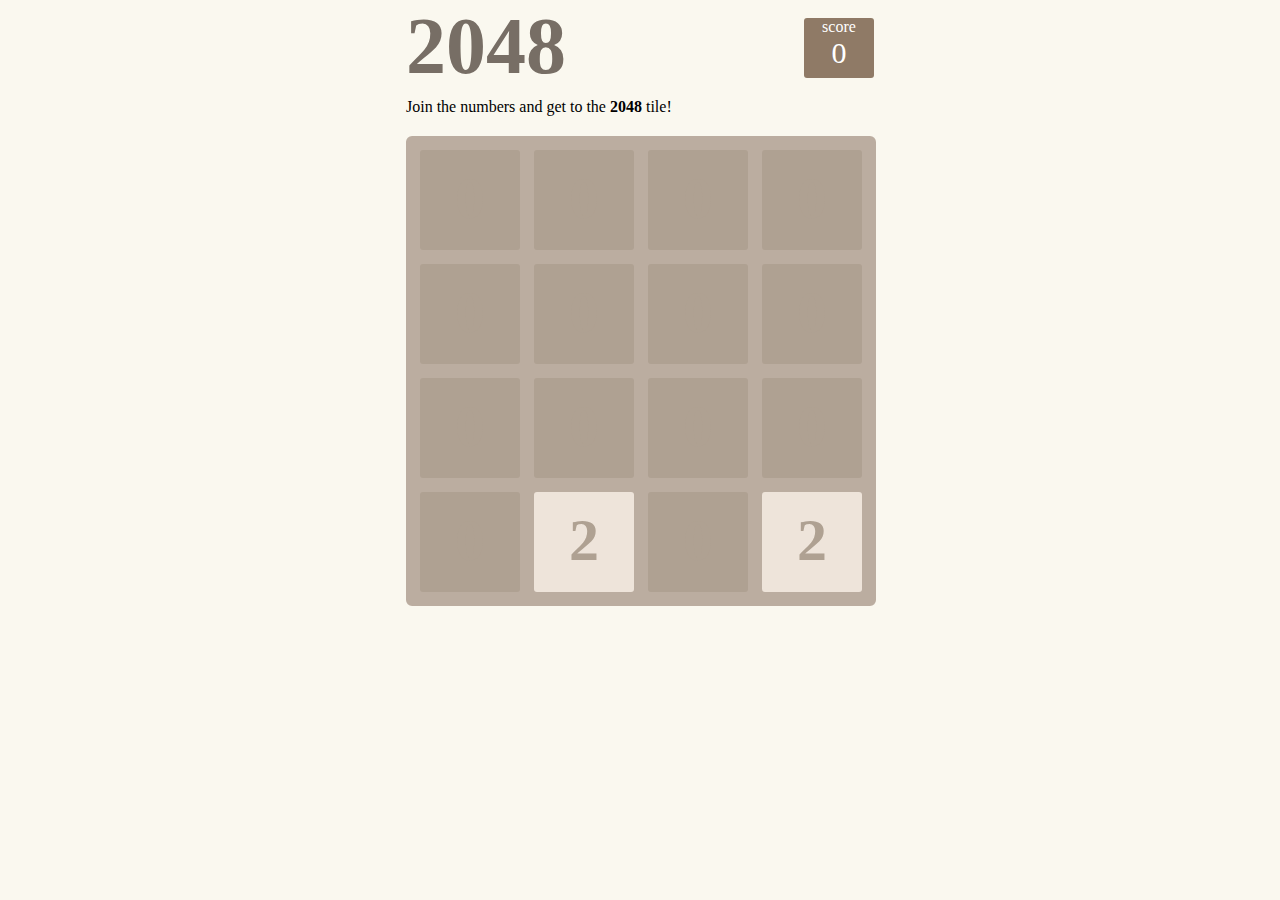
<file: Games/2048-Game/index.html>
<!DOCTYPE html>
<html lang="en" dir="ltr">
  <head>
    <meta charset="utf-8" />
    <title>2048 Game</title>
    <link rel="stylesheet" href="style.css" />
    <script src="script.js" charset="utf-8"></script>
    <link rel="icon" href="../images/KANAplay.jpg" />
  </head>
  <body>
    <div class="container">
      <div class="info">
        <h1>2048</h1>
        <div class="score-container">
          <div class="score-title">score</div>
          <span id="score">0</span>
        </div>
      </div>
      <span id="result">Join the numbers and get to the <b>2048</b> tile!</span>
      <div class="grid"></div>
    </div>
  </body>
</html>
</file>
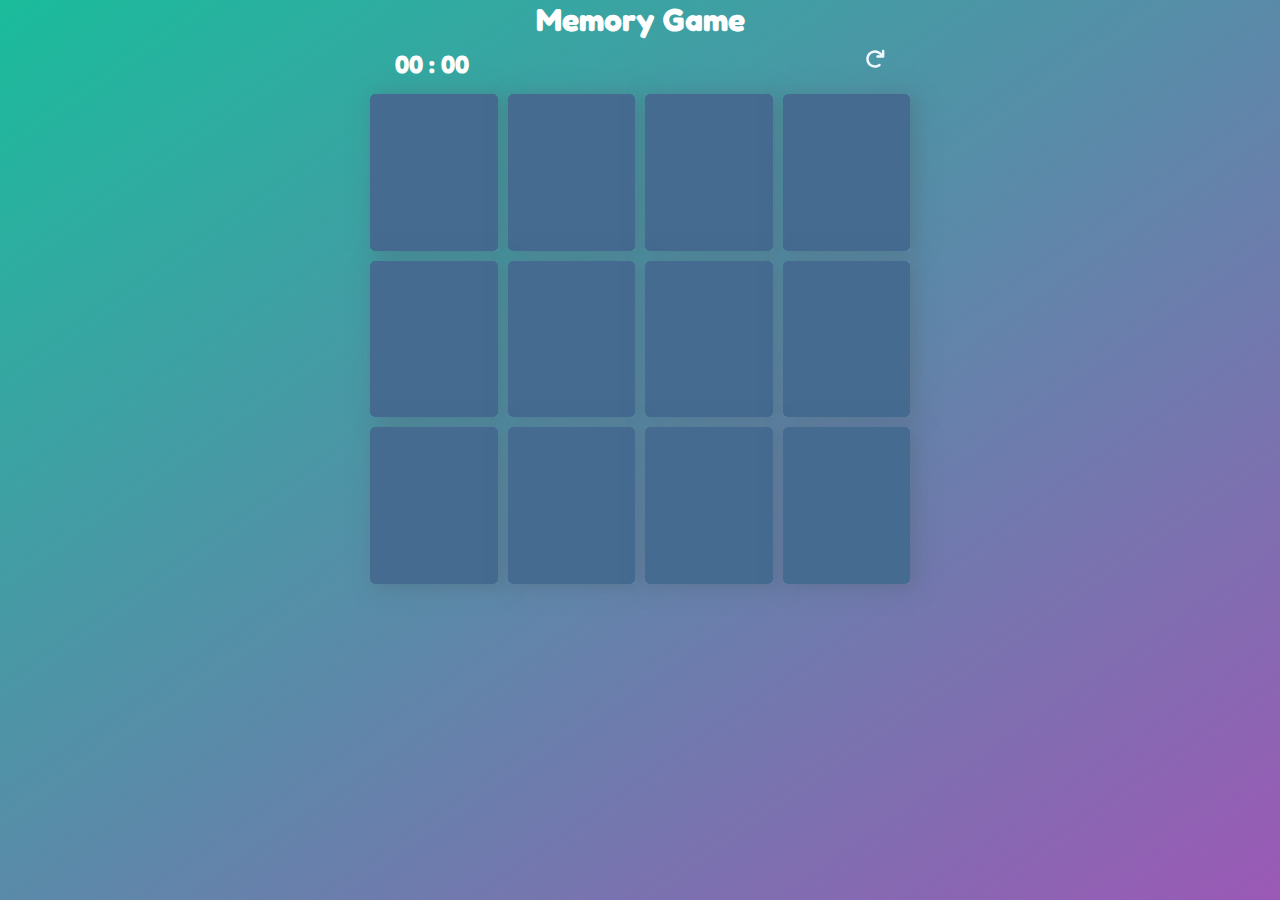
<file: Games/Memory-Card-Game/index.html>
<!DOCTYPE html>
<html lang="en">
<head>
<meta charset="UTF-8">
<meta http-equiv="X-UA-Compatible" content="IE=edge">
<meta name="viewport" content="width=device-width, initial-scale=1.0">
<!-- Google font -->
<link rel="preconnect" href="https://fonts.googleapis.com">
<link rel="preconnect" href="https://fonts.gstatic.com" crossorigin>
<link href="https://fonts.googleapis.com/css2?family=Fredoka:wght@300&display=swap" rel="stylesheet">
<!-- CSS -->
<link rel="stylesheet" href="style.css">
    <title> Memory Game </title>
</head>
<body>   
      <h1>Memory Game</h1> 
        <div class="topTools">            
            <!-- <span class="moves"> Move(s)</span> -->
            <div class="time">
                <span class="minute">00</span>
                <span>:</span>
                <span class="second">00</span>
             </div>                   
            <span class="refresh"><img src="./assets/refresh.svg" alt="refreshImage"></i></span>
        </div> 
    <section class="memory-game">    
        <div class="memory-card" data-id="1"> 
            <img class="front-face" src="./assets/elephant.png" alt="Front image">
            <div class="back-face"></div>
        </div>
        <div class="memory-card" data-id="1">
            <img class="front-face" src="./assets/elephant.png" alt="Front image">
            <div class="back-face"></div>
        </div>
        <div class="memory-card" data-id="2">
            <img class="front-face" src="./assets/giraffe.png" alt="Front image">
            <div class="back-face"></div>
        </div>
        <div class="memory-card" data-id="2">
            <img class="front-face" src="./assets/giraffe.png" alt="Front image">
            <div class="back-face"></div>
        </div>
        <div class="memory-card" data-id="3">
            <img class="front-face" src="./assets/lion.png" alt="Front image">
            <div class="back-face"></div>
        </div>
        <div class="memory-card" data-id="3">
            <img class="front-face" src="./assets/lion.png" alt="Front image">
            <div class="back-face"></div>
        </div>
        <div class="memory-card" data-id="4">
            <img class="front-face" src="./assets/turtle.png" alt="Front image">
            <div class="back-face"></div>
        </div>
        <div class="memory-card" data-id="4">
            <img class="front-face" src="./assets/turtle.png" alt="Front image">
            <div class="back-face"></div>
        </div>
        <div class="memory-card" data-id="5">
            <img class="front-face" src="./assets/whale.png" alt="Front image">
            <div class="back-face"></div>
        </div>
        <div class="memory-card" data-id="5">
            <img class="front-face" src="./assets/whale.png" alt="Front image">
            <div class="back-face"></div>
        </div>
        <div class="memory-card" data-id="6">
            <img class="front-face" src="./assets/zebra.png" alt="Front image">
            <div class="back-face"></div>
        </div>
        <div class="memory-card" data-id="6">
            <img class="front-face" src="./assets/zebra.png" alt="Front image">
            <div class="back-face"></div>
        </div>
    </section>
        <section id="congratsSection" class="hidden">   
        <div id="congratsDiv">
            <img src="./assets/congrats.jpg" alt="congratsImage">
            <p class="final">
                <span id="totalTime"></span>
            </p>
            <br>
            <p>
                <a class="again">Play Again !! </a>
            </p>
        </div>
    </section>
   <script src="app.js"></script>
</body>
</html>
</file>
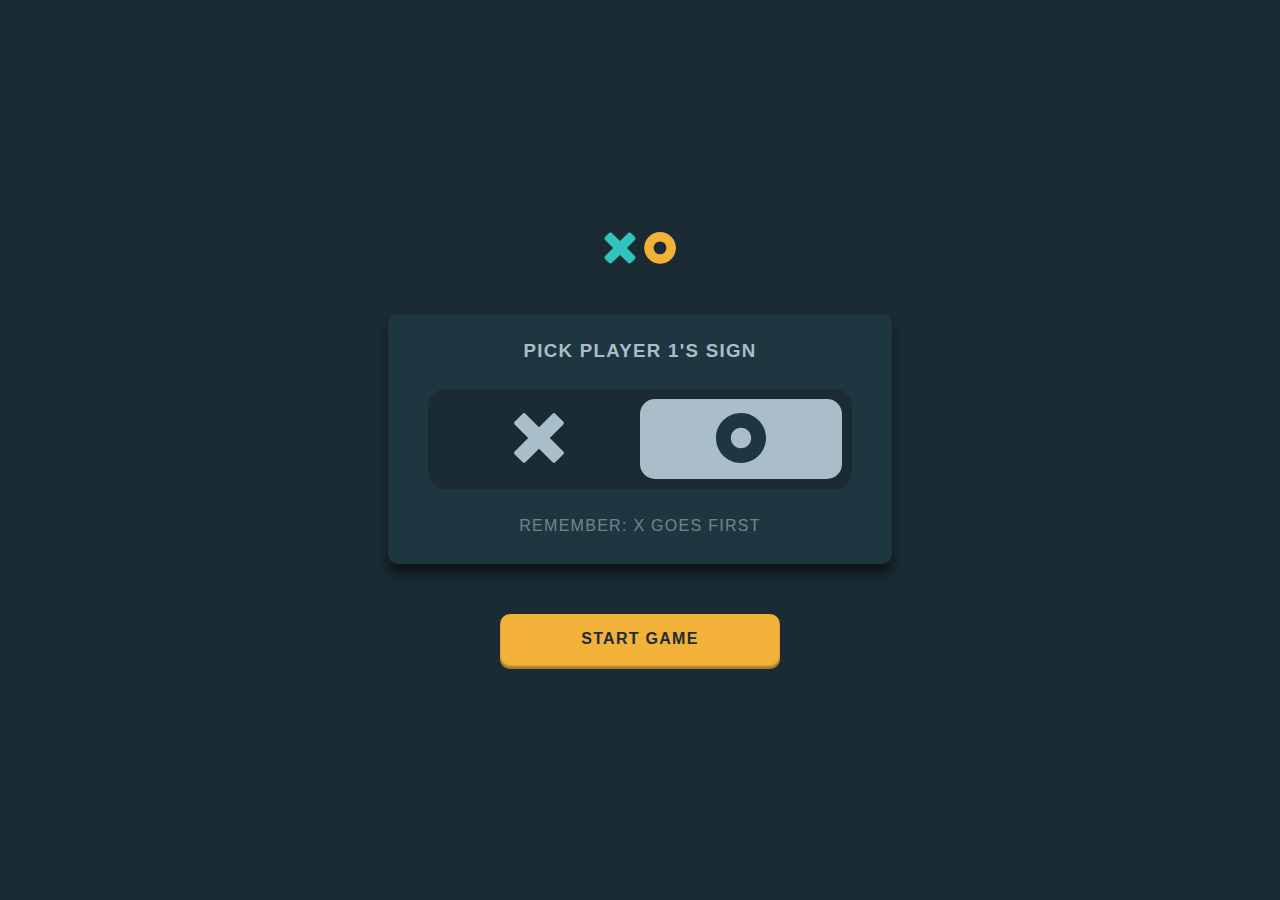
<file: Games/Tic-Tac-Toe/index.html>
<!DOCTYPE html>
<html lang="en">
  <head>
    <meta charset="UTF-8" />
    <meta http-equiv="X-UA-Compatible" content="IE=edge" />
    <meta
      name="description"
      content="Tic Tac Toe - Digitalized Paper and Pen Game."
    />
    <meta
      name="keywords"
      content="akshitsharma, tic-tac-toe, javascript, top, odin project, programming"
    />
    <meta name="author" content="akshitsharma" />
    <meta name="viewport" content="width=device-width, initial-scale=1.0" />
    <meta name="theme-color" content="#1A2B33" />
    <meta name="msapplication-navbutton-color" content="#1A2B33" />
    <meta name="apple-mobile-web-app-capable" content="yes" />
    <meta name="apple-mobile-web-app-status-bar-style" content="#1A2B33" />
    <link
      rel="apple-touch-icon"
      sizes="180x180"
      href="./assets/apple-touch-icon.png"
    />
    <link
      rel="icon"
      type="image/png"
      sizes="32x32"
      href="./assets/favicon-32x32.png"
    />
    <link
      rel="icon"
      type="image/png"
      sizes="16x16"
      href="./assets/favicon-16x16.png"
    />
    <link rel="manifest" href="./assets/site.webmanifest" />
    <link rel="stylesheet" href="./styles.css" />
    <title>Tic Tac Toa</title>
  </head>
  <body>
    <header>
      <h1>Tic Tac Toa</h1>
    </header>

    <main class="disabled">
      <section class="main__upper-section">
        <img src="./assets/logo.svg" alt="x-o game logo" />
        <h2 data-field-turn="" class="main__player-turn-display">
          <section class="main__get-turn-sign"></section>
          Turn
        </h2>
        <div role="button" class="main__restart-btn"></div>
      </section>
      <section class="main__game-board">
        <div class="game-board__field" data-index="0" role="button">
          <div
            class="game-board__state"
            data-field-state=""
            data-field-turn=""
          ></div>
        </div>
        <div class="game-board__field" data-index="1" role="button">
          <div
            class="game-board__state"
            data-field-state=""
            data-field-turn=""
          ></div>
        </div>
        <div class="game-board__field" data-index="2" role="button">
          <div
            class="game-board__state"
            data-field-state=""
            data-field-turn=""
          ></div>
        </div>
        <div class="game-board__field" data-index="3" role="button">
          <div
            class="game-board__state"
            data-field-state=""
            data-field-turn=""
          ></div>
        </div>
        <div class="game-board__field" data-index="4" role="button">
          <div
            class="game-board__state"
            data-field-state=""
            data-field-turn=""
          ></div>
        </div>
        <div class="game-board__field" data-index="5" role="button">
          <div
            class="game-board__state"
            data-field-state=""
            data-field-turn=""
          ></div>
        </div>
        <div class="game-board__field" data-index="6" role="button">
          <div
            class="game-board__state"
            data-field-state=""
            data-field-turn=""
          ></div>
        </div>
        <div class="game-board__field" data-index="7" role="button">
          <div
            class="game-board__state"
            data-field-state=""
            data-field-turn=""
          ></div>
        </div>
        <div class="game-board__field" data-index="8" role="button">
          <div
            class="game-board__state"
            data-field-state=""
            data-field-turn=""
          ></div>
        </div>
      </section>

      <section class="main__summary-section">
        <section class="main__summary">
          <p class="main__display-name">Player X</p>
          <h2 class="main__score-displayer">0</h2>
        </section>
        <section class="main__summary">
          <p class="main__display-name">Ties</p>
          <h2 class="main__score-displayer">0</h2>
        </section>
        <section class="main__summary">
          <p class="main__display-name">Player O</p>
          <h2 class="main__score-displayer">0</h2>
        </section>
      </section>
    </main>

    <section class="game-initializer">
      <img src="./assets/logo.svg" alt="tic tac toe logo" />
      <section class="game-initializer__player-picker">
        <h3 class="game-initializer__heading">Pick Player 1's Sign</h3>
        <section class="game-initializer__sign-selector">
          <label for="select-sign" class="game-initializer--hide-label"
            >Select x sign</label
          >
          <input
            type="radio"
            name="select-sign"
            id="sign-x"
            class="game-initializer__select-x"
          />
          <label for="sign-o" class="game-initializer--hide-label"
            >Select p sign</label
          >
          <input
            type="radio"
            checked
            name="select-sign"
            id="sign-o"
            class="game-initializer__select-o"
          />
          <section
            class="game-initializer__sign game-initializer__sign--x"
          ></section>
          <section
            class="game-initializer__sign game-initializer__sign--o"
          ></section>
        </section>
        <p class="game-initializer__notice">Remember: X Goes First</p>
      </section>
      <div role="button" class="game-initializer__action-btn">Start Game</div>
    </section>

    <section class="result-conveyer disabled">
      <p class="result-conveyer__result">Congratulations !</p>
      <h2 data-field-turn="" class="result-conveyer__brief">
        <section class="result-conveyer__get-winner-sign"></section>
        <section>Takes the Round</section>
      </h2>
      <section class="result-conveyer__action-section">
        <div role="button" class="result-conveyer__reset-btn">Quit</div>
        <div role="button" class="result-conveyer__continue-btn">
          Next Round
        </div>
      </section>
    </section>

    <script src="./script.js" defer></script>
  </body>
</html>
</file>
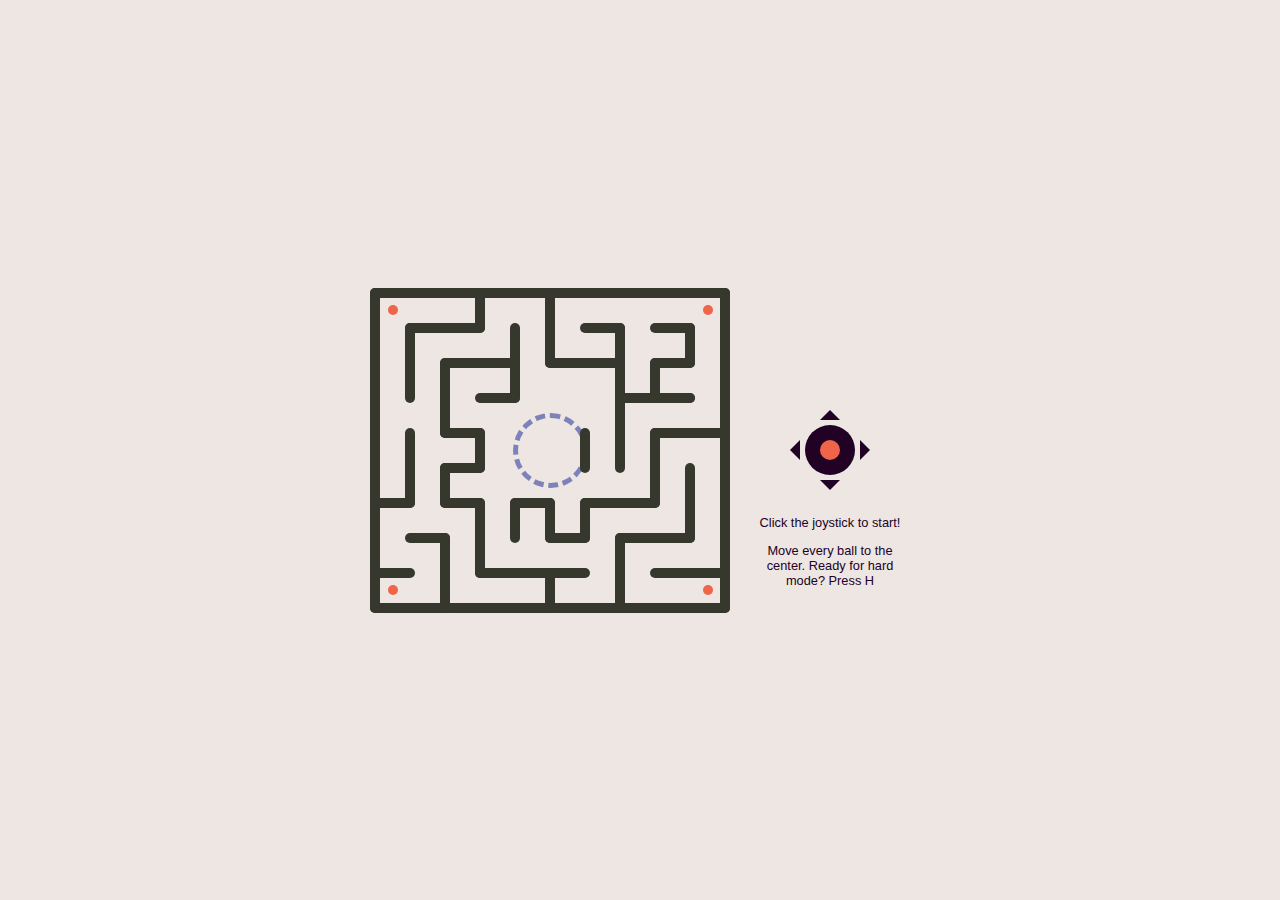
<file: Games/Tilting-Maze-Game/index.html>
<!DOCTYPE html>
<html lang="en">
  <head>
    <title>Tilting Maze game</title>
    <meta charset="UTF-8" />
    <meta name="viewport" content="width=device-width" />
    <link rel="stylesheet" href="style.css" />
    <link rel="icon" href="../images/KANAplay.jpg" />
  </head>
  <body>
    <div id="center">
      <div id="game">
        <div id="maze">
          <div id="end"></div>
        </div>
        <div id="joystick">
          <div class="joystick-arrow"></div>
          <div class="joystick-arrow"></div>
          <div class="joystick-arrow"></div>
          <div class="joystick-arrow"></div>
          <div id="joystick-head"></div>
        </div>
        <div id="note">
          Click the joystick to start!
          <p>Move every ball to the center. Ready for hard mode? Press H</p>
        </div>
      </div>
    </div>
    <script src="script.js"></script>
  </body>
</html>
</file>
<file: Games/2048-Game/style.css>
body {
  background-color: #faf8ef;
  display: flex;
  justify-content: center;
  font-family: "Clear Sans", "Helvetica Neue";
}
h1 {
  font-size: 80px;
  line-height: 0.7;
  color: #776e65;
  margin: 0px;
}
.container {
  width: 468px;
  margin-top: 10px;
}
.info {
  display: flex;
  justify-content: space-between;
  margin-bottom: 20px;
}
.grid {
  display: flex;
  flex-wrap: wrap;
  width: 456px;
  height: 456px;
  background-color: #bbada0;
  border: 7px solid #bbada0;
  border-radius: 6px;
  margin-top: 20px;
}
.grid div {
  width: 100px;
  height: 100px;
  margin: 7px;
  border-radius: 3px;
  background-color: #eee4da;
  color: #afa192;
  font-weight: bold;
  text-align: center;
  font-size: 60px;
  line-height: 1.6;
}
.score-container {
  text-align: center;
  width: 70px;
  height: 60px;
  border-radius: 3px;
  background-color: #8f7a66;
  color: #ffffff;
}
#score {
  font-size: 30px;
}
.score-title {
  font-size: 16px;
}
</file>
<file: Games/Memory-Card-Game/style.css>
* {
  padding: 0;
  margin: 0;
  box-sizing: border-box;
}
body {
  height: 100%;
  width: 100%;
  background: linear-gradient(to top left, #9b59b6, #1abc9c) no-repeat fixed;
  font-family: "Fredoka", sans-serif;
}
h1 {
  color: white;
  text-align: center;
}
.topTools {
  display: flex;
  justify-content: space-evenly;
  margin: 10px 0 10px 0;
}
.topTools .time {
  font-weight: bold;
  font-size: 25px;
  color: white;
}
.topTools img {
  width: 20px;
  height: 20px;
}
/*card container */
.memory-game {
  width: 550px;
  margin: auto;
  height: 500px;
  display: flex;
  flex-wrap: wrap;
  -webkit-perspective: 1000px;
  perspective: 1000px;
}
.memory-card {
  margin: 5px;
  width: calc(25% - 10px);
  height: calc(33.333% - 10px);
  position: relative;
  transform: scale(1);
  -webkit-transform-style: preserve-3d;
  transform-style: preserve-3d;
  transition: transform 0.5s; /* dönme efekti verir*/
  box-shadow: 5px 2px 20px 0 rgba(82, 102, 117, 0.5);
}
.memory-card:hover {
  cursor: pointer;
}
.memory-card:active {
  transform: scale(0.97);
  transition: transform 0.2s;
}
.memory-card.flip {
  -ms-transform: rotateY(180deg);
  -webkit-transform: rotateY(180deg);
  -moz-transform: rotateY(180deg);
  -o-transform: rotateY(180deg);
  transform: rotateY(180deg);
}
.front-face,
.back-face {
  position: absolute;
  height: 100%;
  width: 100%;
  padding: 20px;
  -webkit-backface-visibility: hidden;
  backface-visibility: hidden;
  border-radius: 5px;
}
.back-face {
  background-color: #456b91;
}
.front-face {
  -webkit-transform: rotateY(180deg);
  transform: rotateY(180deg);
  background-color: white;
}
img {
  width: 100px;
}
/*congrats section (gameWon) */
.hidden {
  display: none !important;
}
.show {
  display: block;
}
#congratsSection {
  position: fixed;
  display: flex;
  justify-content: center;
  align-items: center;
  background: rgba(0, 0, 0, 0.5);
  width: 100%;
  height: 100vh;
  top: 0;
  left: 0;
}
#congratsDiv {
  width: 300px;
  background: white;
  color: #6186aa;
  padding: 20px 0 40px;
  display: flex;
  justify-content: center;
  align-items: center;
  flex-direction: column;
  border-radius: 5px;
}
.final {
  font-weight: bold;
  font-size: 20px;
  letter-spacing: 2px;
  margin: auto;
  padding: 10px 20px;
}
.again {
  font-size: 20px;
  font-weight: bold;
  color: #6186aa;
  text-decoration: none;
  margin: auto;
  padding: 10px 20px;
  width: 160px;
  border: solid 1px;
  border-radius: 5px;
}
.again:hover {
  background: #6186aa;
  background-image: linear-gradient(to top left, #9b59b6, #1abc9c);
  background-size: 250%;
  color: white;
  cursor: pointer;
}
/*responsive*/
@media only screen and (max-width: 768px) {
  h1 {
    margin-top: 100px;
    font-size: 22px;
  }
  .topTools {
    margin: 20px 0 20px 0;
  }
  .topTools .time {
    font-weight: thin;
    font-size: 18px;
  }
  .topTools img {
    width: 17px;
    height: 17px;
  }
  .memory-game {
    width: 350px;
    height: 450px;
  }
  .memory-card {
    margin: 5px;
    width: calc(33.333% - 10px);
    height: calc(25% - 10px);
  }
}
</file>
<file: Games/Tic-Tac-Toe/styles.css>
:root {
  --primary: #1a2b33;
  --secondary: #1e3640;
  --grey: #a9bec8;
  --dark-cyan: #34c3be;
  --lighten-yellow: #f2b138;
}
* {
  margin: 0;
  padding: 0;
}
[role='button'],    
textarea,  /* Disables selection highlighting upon elements on Mobile devices */
input,
select, 
a {
  -webkit-tap-highlight-color: transparent;
  -webkit-user-select: none;
  -khtml-user-select: none;
  -moz-user-select: none;
  -ms-user-select: none;
  user-select: none;
}
.disabled {
  /* Used to hide dom elements via Javascript at certain events */
  display: none !important;
}
html {
  /* Ensuring the device height */
  height: 100%;
}
body {
  font-family: "Outfit", sans-serif;
  text-transform: uppercase;
  height: 100vh;
  display: grid;
  place-items: center;
  letter-spacing: 0.08em;
  background: var(--primary);
  color: var(--primary);
}
header {
  position: fixed;
  width: 100%;
  height: 4rem;
  top: 0;
  display: grid;
  place-items: center;
  background: white;
  display: none;
}
main {
  display: grid;
  place-items: center;
  padding: 10px;
  border-radius: 10px;
  width: 100%;
}
.main__upper-section {
  position: fixed;
  top: 0.5em;
  width: 100%;
  height: max-content;
  padding: 10px;
  display: flex;
  justify-content: space-around;
  gap: 1em;
  align-items: center;
}
.main__restart-btn {
  width: 50px;
  height: 50px;
  background: url(./assets/icon-restart.svg), var(--grey);
  background-repeat: no-repeat;
  background-position: center, center;
  background-size: 50%, 100%;
  border-radius: 10px;
  box-shadow: 0 -5px 0px rgba(0, 0, 0, 0.3);
}
.main__restart-btn {
  color: #f7f7f7;
}
.main__player-turn-display {
  display: flex;
  justify-content: center;
  align-items: center;
  background: #1e3640;
  gap: 10px;
  font-size: 1.2rem;
  padding: 10px 25px;
  box-shadow: 0 10px 10px rgba(0, 0, 0, 0.3);
  border-radius: 10%;
  color: var(--grey);
}
[data-field-turn="turn-x"] .main__get-turn-sign {
  background-image: url(./assets/icon-x-gray.svg);
}
[data-field-turn="turn-o"] .main__get-turn-sign {
  background-image: url(./assets/icon-o-gray.svg);
}
.main__get-turn-sign,
.result-conveyer__get-winner-sign {
  width: 20px;
  height: 20px;
  background-size: 100%;
  background-repeat: no-repeat;
  background-position: center;
}
.main__seperator,
span {
  width: 100%;
  height: 1px;
  background: rgba(0, 0, 0, 0.5);
}
.main__game-board {
  width: 310px;
  min-height: 310px;
  display: grid;
  grid-template-columns: repeat(3, 1fr);
  grid-template-rows: repeat(3, 1fr);
  overflow: hidden;
  gap: 20px;
  padding: 20px 5px;
}
.game-board__field {
  color: var(--woody-brown);
  background: #1e3640;
  border-radius: 5px;
  font-weight: 700;
  display: grid;
  place-items: center;
  font-size: 3.5rem;
  outline: 2px solid var(--opac-black);
  outline: 2px solid rgba(255, 255, 255, 0.2);
  transition: all 0.5s ease;
  box-shadow: 0 10px 10px rgba(0, 0, 0, 0.5);
}
.game-board__state {
  width: 100%;
  height: 100%;
  background-size: 60%;
  background-repeat: no-repeat;
  background-position: center;
  transition: all 0.5s ease;
}
.main__summary-section {
  display: grid;
  width: 100%;
  gap: 15px;
  grid-template-columns: 1fr 1fr 1fr;
  margin-top: 50px;
  width: 90%;
}
.main__summary {
  border-radius: 10px;
  display: grid;
  place-items: center;
  padding: 10px 20px;
}
.main__summary:first-child {
  background: var(--dark-cyan);
}
.main__summary:nth-child(2) {
  background: var(--grey);
}
.main__summary:nth-child(3) {
  background: var(--lighten-yellow);
}
.main__display-name {
  font-size: 0.65rem;
}
.game-board__field [data-field-turn] {
  transition: all 0.5s ease;
}
.game-board__field [data-field-turn="turn-x"]:hover {
  background-image: url(./assets/icon-x-outline.svg);
}
.game-board__field [data-field-turn="turn-o"]:hover {
  background-image: url(./assets/icon-o-outline.svg);
}
[data-field-state="set-x"] {
  background-image: url(./assets/icon-x.svg) !important;
}
[data-field-state="set-o"] {
  background-image: url(./assets/icon-o.svg) !important;
}
.game-board--field-won-x {
  background: var(--dark-cyan);
}
.game-board--field-won-o {
  background: var(--lighten-yellow);
}
.game-board--field-won-x > [data-field-state="set-x"] {
  background-image: url(./assets/icon-x-transparent.svg) !important;
}
.game-board--field-won-o > [data-field-state="set-o"] {
  background-image: url(./assets/icon-o-transparent.svg) !important;
}
.game-initializer {
  height: 100vh;
  width: 100vw;
  display: grid;
  align-content: center;
  justify-items: center;
  gap: 50px;
}
.game-initializer__player-picker {
  background: var(--secondary);
  height: 250px;
  width: 90%;
  border-radius: 10px;
  box-shadow: 0 10px 10px rgba(0, 0, 0, 0.5);
  display: grid;
  grid-template-rows: 75px 1fr 75px;
  place-items: center;
  color: var(--grey);
  font-size: 1rem;
}
.game-initializer__notice {
  color: rgba(255, 255, 255, 0.4);
}
.game-initializer__sign-selector {
  display: grid;
  width: 80%;
  height: 80%;
  grid-template-columns: 1fr 1fr;
  border-radius: 18px;
  overflow: hidden;
  background: #1a2b33;
  position: relative;
  padding: 10px;
}
.game-initializer--hide-label {
  border: 0;
  clip-path: rect(1px 1px 1px 1px); /* IE6, IE7 */
  clip-path: rect(1px, 1px, 1px, 1px);
  height: 1px;
  margin: -1px;
  overflow: hidden;
  padding: 0;
  position: absolute;
  width: 1px;
}
[class*="game-initializer__select"] {
  -webkit-appearance: none;
  -moz-appearance: none;
  appearance: none;
  outline: none;
  transition-duration: 0.3s;
  cursor: pointer;
  position: absolute;
  width: 50%;
  height: 100%;
}
[class*="game-initializer__select"]:first-of-type {
  left: 0;
}
[class*="game-initializer__select"]:last-of-type {
  right: 0;
}
.game-initializer__sign--x {
  background: url(./assets/icon-x-gray.svg), #1a2b33;
}
.game-initializer__sign--o {
  background: url(./assets/icon-o-gray.svg), #1a2b33;
}
[class*="game-initializer__select"]:first-of-type:checked
  ~ .game-initializer__sign--x {
  background: url(./assets/icon-x-transparent.svg), var(--grey);
}
[class*="game-initializer__select"]:last-of-type:checked
  ~ .game-initializer__sign--o {
  background: url(./assets/icon-o-transparent.svg), var(--grey);
}
.game-initializer__sign,
[class*="game-initializer__select"]:last-of-type:checked
  ~ .game-initializer__sign {
  background-position: center, 100% !important;
  background-repeat: no-repeat, no-repeat !important;
  background-size: 25%, 100% !important;
  border-radius: 15px;
  overflow: hidden;
  transition: 0.5s ease;
}
.game-initializer__action-btn,
.result-conveyer__reset-btn,
.result-conveyer__continue-btn {
  height: 50px;
  padding-bottom: 5px;
  display: grid;
  place-items: center;
  border-radius: 10px;

  font-weight: 700;
  box-shadow: inset 0 -3px 2px rgba(0, 0, 0, 0.3);
}
.game-initializer__action-btn {
  background: var(--lighten-yellow);
  width: 80%;
}
.result-conveyer__action-section {
  display: flex;
  justify-content: center;
  align-items: center;
  gap: 1em;
  width: 100%;
}
.result-conveyer__reset-btn {
  width: 25%;
  background: var(--grey);
}
.result-conveyer__continue-btn {
  width: 40%;
  background: var(--lighten-yellow);
}
[role="button"] {
  transition: all 0.3s ease;
}
[class*="clicked"] {
  transform: scale(0.95) translateY(5px);
  box-shadow: 0 0 0, inset 0 2px 10px rgba(0, 0, 0, 0.4);
  filter: brightness(1.2);
}
.result-conveyer {
  position: fixed;
  background: var(--secondary);
  height: max-content;
  text-align: center;
  width: 100%;
  padding: 40px 0;
  box-shadow: 0 0 0 100vh rgba(0, 0, 0, 0.3);
  display: grid;
  place-items: center;
  gap: 20px;
}
.result-conveyer__result,
.greyish-text {
  color: var(--grey);
}
.greyish-text {
  font-size: 2rem;
}
.result-conveyer__brief {
  display: flex;
  justify-content: center;
  align-items: center;
  gap: 10px;
  height: 50px;
  margin-bottom: 10px;
}
.result-conveyer__get-winner-sign {
  width: 40px;
  height: 40px;
}
[data-field-turn="turn-x"] .result-conveyer__get-winner-sign {
  background-image: url(./assets/icon-x.svg);
}
[data-field-turn="turn-o"] .result-conveyer__get-winner-sign {
  background-image: url(./assets/icon-o.svg);
}
[data-field-turn=""] .result-conveyer__get-winner-sign {
  display: none;
}
.result-conveyer__brief {
  color: var(--dark-cyan);
}
@media (min-width: 37.5em) {
  /*  For Tablets  */
  main {
    gap: 2em;
  }
  .main__game-board {
    width: 450px;
    min-height: 450px;
    gap: 1.7em;
    margin-top: 50px;
  }
  .main__summary-section {
    width: 60%;
  }
  .main__upper-section {
    top: 2em;
  }
  .main__display-name {
    font-size: 0.8rem;
  }
  .game-initializer {
    width: 35em;
  }
  .game-initializer__action-btn {
    width: 50%;
  }
}
@media (min-width: 56.25em) {
  /*  For Desktops  */
  main {
    gap: 0;
    width: 70%;
    margin-top: 5em;
  }
  .main__upper-section {
    justify-content: space-evenly;
    gap: 0;
  }
  .main__game-board {
    width: 350px;
    min-height: 350px;
    gap: 1.7em;
    margin-top: 0px;
  }
  .result-conveyer__action-section {
    width: 45%;
  }
}
</file>
<file: Games/Tilting-Maze-Game/style.css>
body {
  --background-color: #ede6e3;
  --wall-color: #36382e;
  --joystick-color: #210124;
  --joystick-head-color: #f06449;
  --ball-color: #f06449;
  --end-color: #7d82b8;
  --text-color: #210124;
  font-family: "Segoe UI", Tahoma, Geneva, Verdana, sans-serif;
  background-color: var(--background-color);
}
html,
body {
  height: 100%;
  margin: 0;
}
#center {
  display: flex;
  align-items: center;
  justify-content: center;
  height: 100%;
}
#game {
  display: grid;
  grid-template-columns: auto 150px;
  grid-template-rows: 1fr auto 1fr;
  gap: 30px;
  perspective: 600px;
}
#maze {
  position: relative;
  grid-row: 1 / -1;
  grid-column: 1;
  width: 350px;
  height: 315px;
  display: flex;
  justify-content: center;
  align-items: center;
}
#end {
  width: 65px;
  height: 65px;
  border: 5px dashed var(--end-color);
  border-radius: 50%;
}
#joystick {
  position: relative;
  background-color: var(--joystick-color);
  border-radius: 50%;
  width: 50px;
  height: 50px;
  display: flex;
  align-items: center;
  justify-content: center;
  margin: 10px 50px;
  grid-row: 2;
}
#joystick-head {
  position: relative;
  background-color: var(--joystick-head-color);
  border-radius: 50%;
  width: 20px;
  height: 20px;
  cursor: grab;
  animation-name: glow;
  animation-duration: 0.6s;
  animation-iteration-count: infinite;
  animation-direction: alternate;
  animation-timing-function: ease-in-out;
  animation-delay: 4s;
}
@keyframes glow {
  0% {
    transform: scale(1);
  }
  100% {
    transform: scale(1.2);
  }
}
.joystick-arrow:nth-of-type(1) {
  position: absolute;
  bottom: 55px;
  width: 0;
  height: 0;
  border-left: 10px solid transparent;
  border-right: 10px solid transparent;
  border-bottom: 10px solid var(--joystick-color);
}
.joystick-arrow:nth-of-type(2) {
  position: absolute;
  top: 55px;
  width: 0;
  height: 0;
  border-left: 10px solid transparent;
  border-right: 10px solid transparent;
  border-top: 10px solid var(--joystick-color);
}
.joystick-arrow:nth-of-type(3) {
  position: absolute;
  left: 55px;
  width: 0;
  height: 0;
  border-top: 10px solid transparent;
  border-bottom: 10px solid transparent;
  border-left: 10px solid var(--joystick-color);
}
.joystick-arrow:nth-of-type(4) {
  position: absolute;
  right: 55px;
  width: 0;
  height: 0;
  border-top: 10px solid transparent;
  border-bottom: 10px solid transparent;
  border-right: 10px solid var(--joystick-color);
}
#note {
  grid-row: 3;
  grid-column: 2;
  text-align: center;
  font-size: 0.8em;
  color: var(--text-color);
  transition: opacity 2s;
}
a:visited {
  color: inherit;
}
.ball {
  position: absolute;
  margin-top: -5px;
  margin-left: -5px;
  border-radius: 50%;
  background-color: var(--ball-color);
  width: 10px;
  height: 10px;
}
.wall {
  position: absolute;
  background-color: var(--wall-color);
  transform-origin: top center;
  margin-left: -5px;
}
.wall::before,
.wall::after {
  display: block;
  content: "";
  width: 10px;
  height: 10px;
  background-color: inherit;
  border-radius: 50%;
  position: absolute;
}
.wall::before {
  top: -5px;
}
.wall::after {
  bottom: -5px;
}
.black-hole {
  position: absolute;
  margin-top: -9px;
  margin-left: -9px;
  border-radius: 50%;
  background-color: black;
  width: 18px;
  height: 18px;
}
</file>
